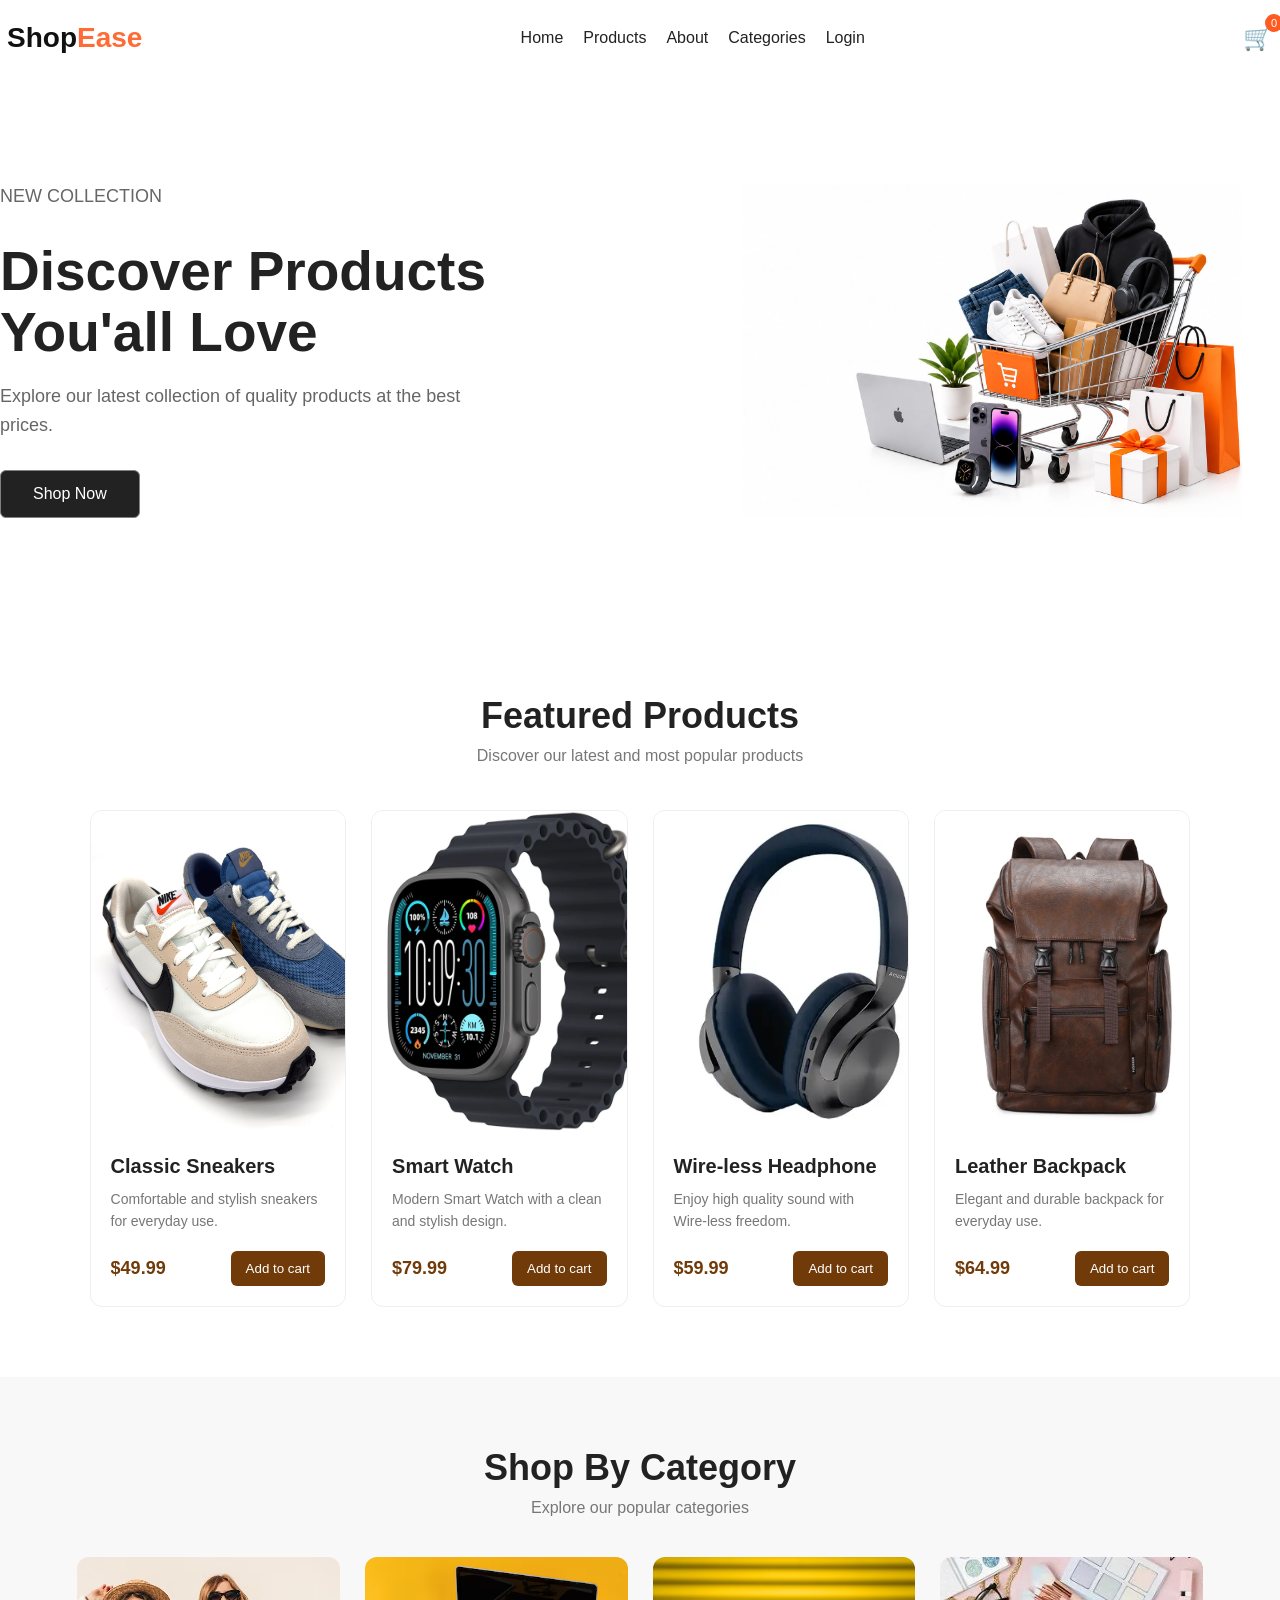
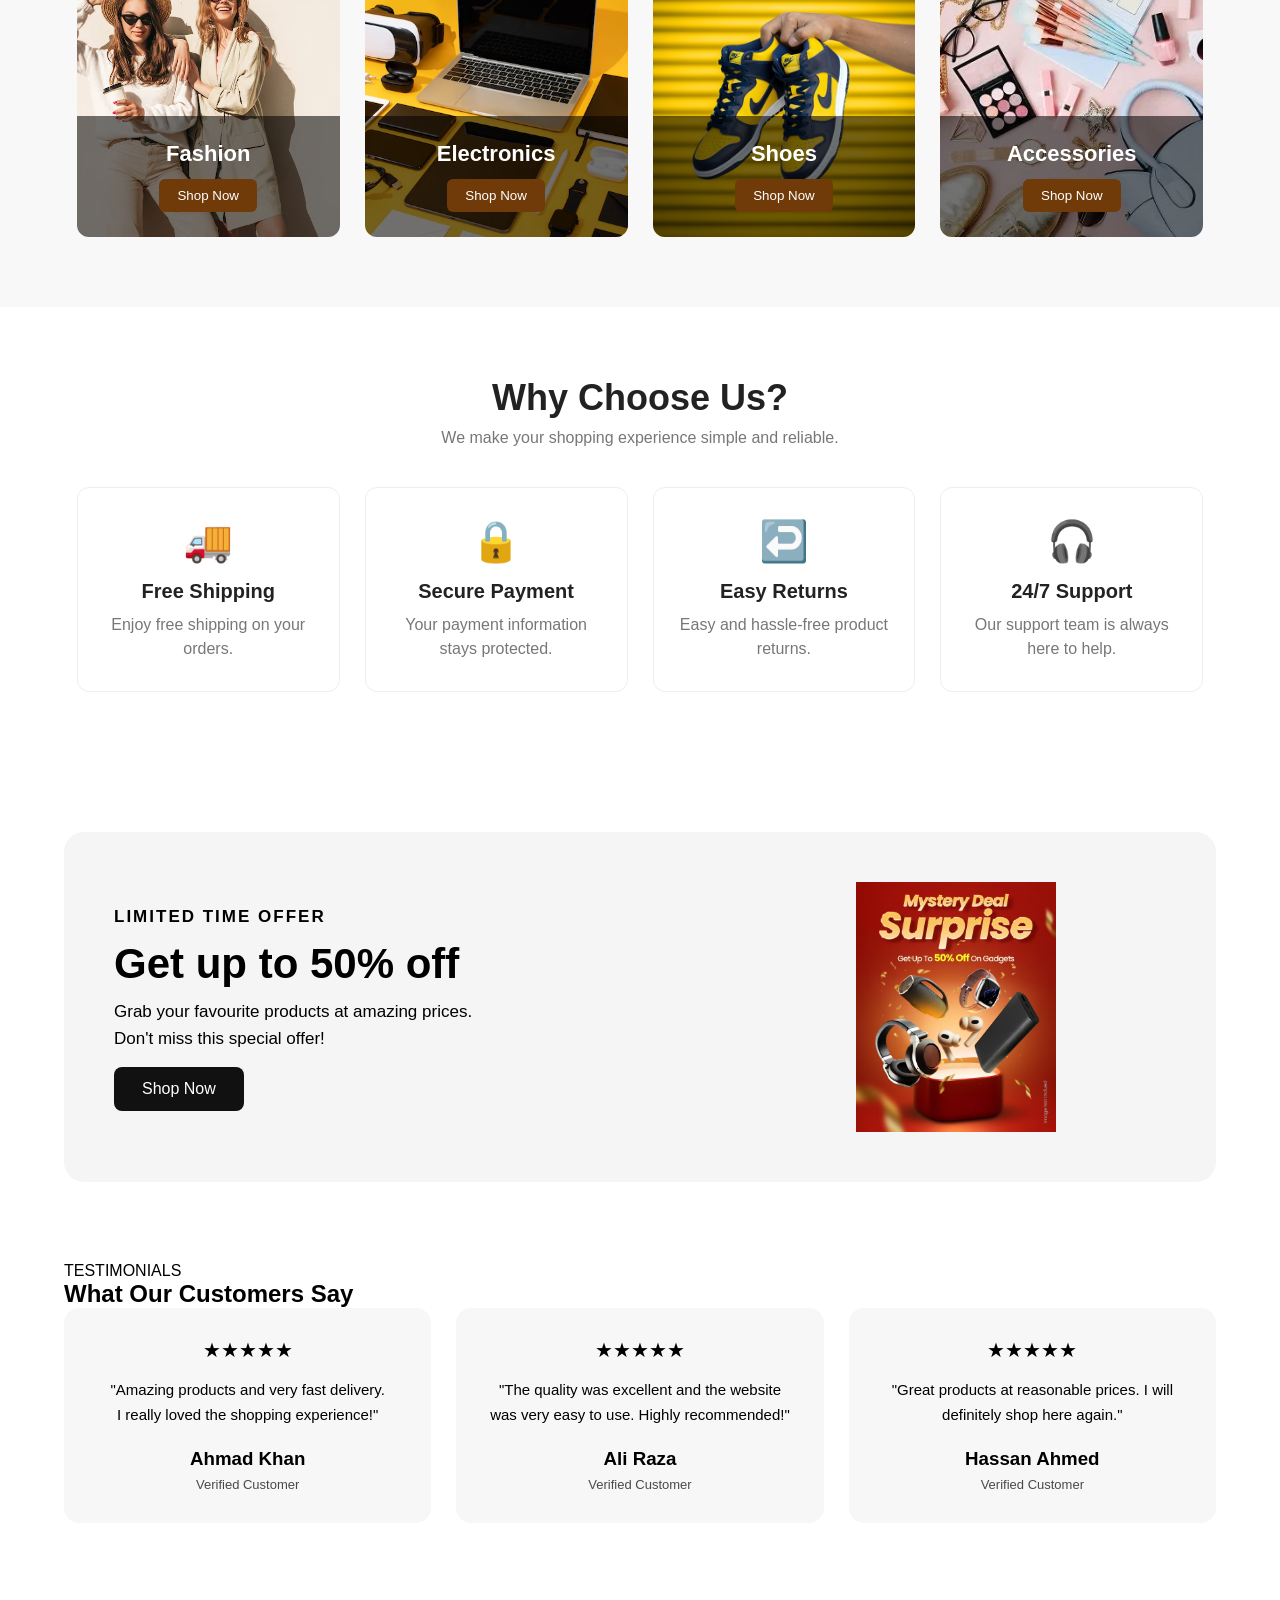
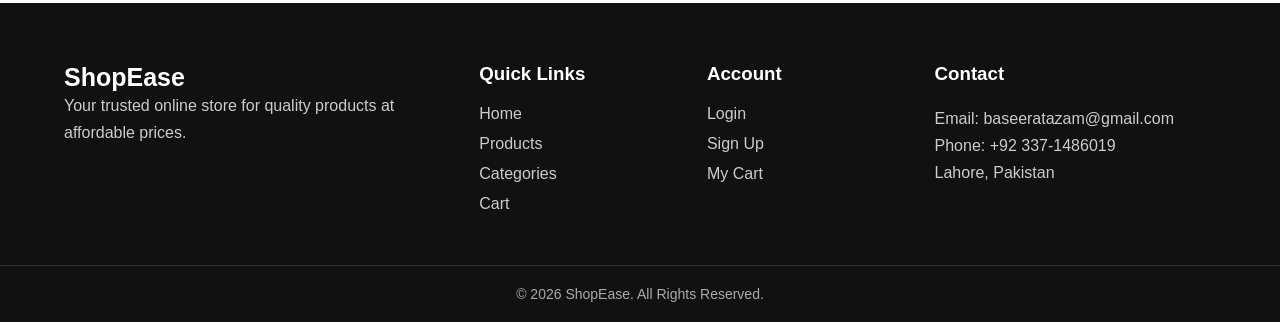
<file: index.html>
<!DOCTYPE html>
<html lang="en">

<head>
    <meta charset="UTF-8">
    <meta name="viewport" content="width=device-width, initial-scale=1.0">
    <link rel="stylesheet" href="style.css">
    <title>E-comerce</title>

</head>

<html>

<body>
    <nav class="navbar">

        <div class="logo">
            Shop<span class="logo-color">Ease</span>
        </div>

        <ul class="nav-links">
            <li><a href="index.html">Home</a></li>
            <li><a href="index.html#products">Products</a></li>
            <li><a href="index.html#about">About</a></li>
            <li><a href="index.html#categories">Categories</a></li>
            <Li><a href="login.html" id="loginLink">Login</a></Li>
        </ul>

        <div class="cart" id="cart-icon">
            🛒
            <span id="cart-count">0</span>
        </div>

    </nav>

    <section class="hero">
        <div class="hero-content">

            <p class="hero-small">NEW COLLECTION</p>
            <h1>Discover Products
                <span>You'all Love</span>
            </h1>
            <p class="hero-text">
                Explore our latest collection of quality products at the best prices.
            </p>
            <button class="shop-btn">Shop Now</button>
        </div>
        <div class="hero-img">
            <img src="./WhatsApp Image 2026-08-18 at 4.18.29 PM.jpeg" alt="Shopping Products" width="420px" height="520px
                ">
        </div>
    </section>

    <section class="products-section" id="products">
        <div class="products-heading">
            <h2>Featured Products</h2>
            <p>Discover our latest and most popular products</p>
        </div>
        <div class="products-container">
            <div class="product-card" id="product-1">
                <div class="product-img">
                    <img src="./CLassic_sneaker_design.jpg" alt="" width="300px" height="320px">
                </div>
                <div class="product-info">
                    <h3>Classic Sneakers</h3>
                    <p>Comfortable and stylish sneakers for everyday use.</p>
                    <div class="product-bottom">
                        <span class="price">$49.99</span>
                        <button id="add-to-cart-1">Add to cart</button>
                    </div>
                </div>
            </div>

            <div class="product-card" id="product-2">
                <div class="product-img">
                    <img src="./hk9-ultra-2-smartwatch-back.webp" alt="" width="300px" height="320px">
                </div>

                <div class="product-info">
                    <h3>Smart Watch</h3>
                    <p>Modern Smart Watch with a clean and stylish design.</p>
                    <div class="product-bottom">
                        <span class="price">$79.99</span>
                        <button id="add-to-cart-2">Add to cart</button>
                    </div>
                </div>
            </div>

            <div class="product-card" id="product-3">
                <div class="product-img">
                    <img src="./amaze-a650-strong-bass-wireless-headphone-with-24-hour-playt-509-2479551-311025125943121.webp"
                        alt="" width="300px" height="320px">
                </div>

                <div class="product-info">
                    <h3>Wire-less Headphone</h3>
                    <p>Enjoy high quality sound with Wire-less freedom.</p>
                    <div class="product-bottom">
                        <span class="price">$59.99</span>
                        <button id="add-to-cart-3">Add to cart</button>
                    </div>
                </div>
            </div>

            <div class="product-card" id="product-4">
                <div class="product-img">
                    <img src="./O1CN01iDi5gM2Fz9tUM7Kpx__3486538950-0-cib.webp" alt="" width="300px" height="320px">
                </div>

                <div class="product-info">
                    <h3>Leather Backpack</h3>
                    <p>Elegant and durable backpack for everyday use.</p>
                    <div class="product-bottom">
                        <span class="price">$64.99</span>
                        <button id="add-to-cart-4">Add to cart</button>
                    </div>
                </div>
            </div>
        </div>
    </section>

    <section class="categories-section" id="categories">

        <div class="categories-heading">
            <h2>Shop By Category</h2>
            <p>Explore our popular categories</p>
        </div>

        <div class="categories-container">

            <div class="category-card" id="category-fashion">
                <img src="./two-young-beautiful-smiling-hipster-female-trendy-white-sweater-coat_158538-16931.avif"
                    alt="Fashion">
                <div class="category-content">
                    <h3>Fashion</h3>
                    <button id="category-fashion-btn">Shop Now</button>
                </div>
            </div>

            <div class="category-card"  id="category-electronics">
                <img src="./modern-stationary-collection-arrangement_23-2149309643.avif" alt="Electronics">
                <div class="category-content">
                    <h3>Electronics</h3>
                    <button id="category-electronics-btn">Shop Now</button>
                </div>
            </div>

            <div class="category-card"  id="category-shoes">
                <img src="./nike-5644799_640.jpg" alt="Shoes">
                <div class="category-content">
                    <h3>Shoes</h3>
                    <button id="category-shoes-btn">Shop Now</button>
                </div>
            </div>

            <div class="category-card"  id="category-accessories">
                <img src="./SAdobeStock_247321133_Small.webp" alt="Accessories">
                <div class="category-content">
                    <h3>Accessories</h3>
                    <button id="category-accessories-btn">Shop Now</button>
                </div>
            </div>

        </div>

    </section>

    <section class="features-section" id="about">

        <div class="features-heading">
            <h2>Why Choose Us?</h2>
            <p>We make your shopping experience simple and reliable.</p>
        </div>

        <div class="features-container">

            <div class="feature-card">
                <div class="feature-icon">🚚</div>
                <h3>Free Shipping</h3>
                <p>Enjoy free shipping on your orders.</p>
            </div>

            <div class="feature-card">
                <div class="feature-icon">🔒</div>
                <h3>Secure Payment</h3>
                <p>Your payment information stays protected.</p>
            </div>

            <div class="feature-card">
                <div class="feature-icon">↩️</div>
                <h3>Easy Returns</h3>
                <p>Easy and hassle-free product returns.</p>
            </div>

            <div class="feature-card">
                <div class="feature-icon">🎧</div>
                <h3>24/7 Support</h3>
                <p>Our support team is always here to help.</p>
            </div>

        </div>

    </section>

    <section class="special-offer">
        <div class="offer-content">
            <p class="offer-small">LIMITED TIME OFFER</p>
            <h2>Get up to 50% off</h2>
            <p>Grab your favourite products at amazing prices. <br> Don't miss this special offer!</p>
            <button>Shop Now</button>
        </div>

        <div class="offer-img">
            <img src="./mystery-deal-surprise-festival-social-media-banner-design-template_47987-33620.avif" alt="">
        </div>
    </section>

    <section class="testimonials">
        <div class="section-titles">
            <p>TESTIMONIALS</p>
            <h2>What Our Customers Say</h2>
        </div>

        <div class="testimonial-container">
            <div class="testimonial-card">
                <div class="stars">★★★★★</div>
                <p>"Amazing products and very fast delivery. <br> I really loved the shopping experience!"</p>
                <h3>Ahmad Khan</h3>
                <span>Verified Customer</span>
            </div>

            <div class="testimonial-card">
                <div class="stars">★★★★★</div>
                <p>"The quality was excellent and the website was very easy to use. Highly recommended!"</p>
                <h3>Ali Raza</h3>
                <span>Verified Customer</span>
            </div>

            <div class="testimonial-card">
                <div class="stars">★★★★★</div>
                <p>"Great products at reasonable prices. I will definitely shop here again."</p>
                <h3>Hassan Ahmed</h3>
                <span>Verified Customer</span>
            </div>
        </div>
        </div>
    </section>

    <footer class="footer">

    <div class="footer-container">

        <div class="footer-box">
            <h2>ShopEase</h2>
            <p>
                Your trusted online store for quality products
                at affordable prices.
            </p>
        </div>

        <div class="footer-box">
            <h3>Quick Links</h3>

            <a href="index.html">Home</a>
            <a href="#products">Products</a>
            <a href="#categories">Categories</a>
            <a href="cart.html">Cart</a>
        </div>

        <div class="footer-box">
            <h3>Account</h3>

            <a href="login.html">Login</a>
            <a href="signup.html">Sign Up</a>
            <a href="cart.html">My Cart</a>
        </div>

        <div class="footer-box">
            <h3>Contact</h3>

            <p>Email: baseeratazam@gmail.com</p>
            <p>Phone: +92 337-1486019</p>
            <p>Lahore, Pakistan</p>
        </div>

    </div>

    <div class="footer-bottom">
        <p>© 2026 ShopEase. All Rights Reserved.</p>
    </div>

</footer>

<script src="./script.js"></script>
</body>

</html>
</file>
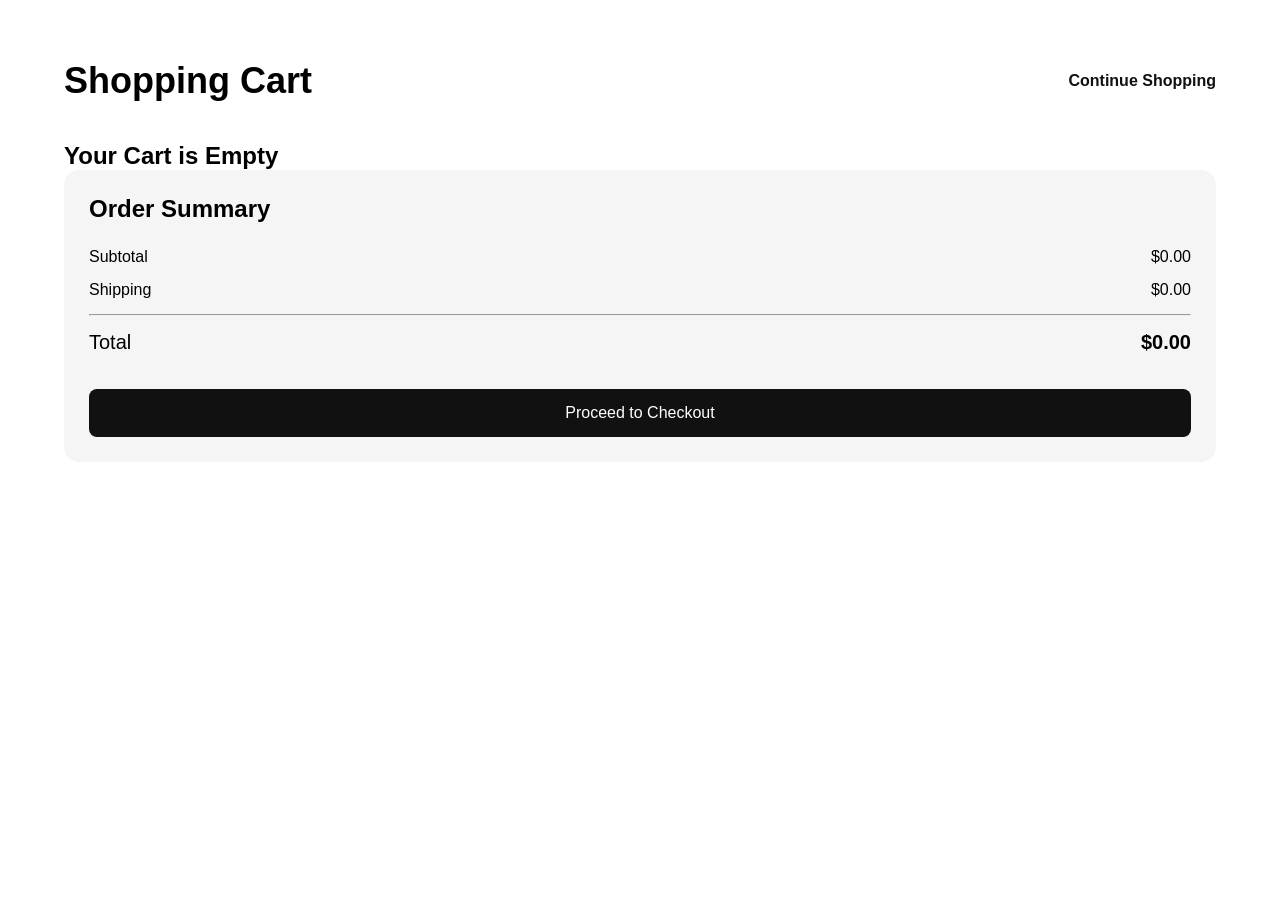
<file: cart.html>
<!DOCTYPE html>
<html lang="en">
<head>
    <meta charset="UTF-8">
    <meta name="viewport" content="width=device-width, initial-scale=1.0">
    <link rel="stylesheet" href="style.css">
    <title>carts</title>
</head>
<body>
    <div class="cart-page" id="cart-page"> 

        <div class="cart-header">
            <h1>Shopping Cart</h1>
            <a href="index.html" id="continue-shopping">Continue Shopping</a>
        </div>

        <div class="cart-container">

            <div class="cart-items" id="cart-items">

                    <div class="cart-item-info">
                        <h3>Product Name</h3>
                        <p>$25.00</p>

                        <div class="quantity">
                            <button>-</button>
                            <span>1</span>
                            <button>+</button>
                        </div>
                    </div>

                    <button class="remove-btn">Remove</button>

                </div>

            </div>


            <div class="cart-summary" id="cart-summary">

                <h2>Order Summary</h2>

                <div class="summary-row">
                    <span>Subtotal</span>
                    <span id="subtotal">$0.00</span>
                </div>

                <div class="summary-row">
                    <span>Shipping</span>
                    <span id="shipping">$5.00</span>
                </div>

                <hr>

                <div class="summary-total">
                    <span>Total</span>
                    <strong id="total">$0.00</strong>
                </div>

                <button class="checkout-btn" id="checkout-btn">
                    Proceed to Checkout
                </button>

            </div>

        </div>

    </div>

    <script src="./script.js"></script>
</body>
</html>
</file>
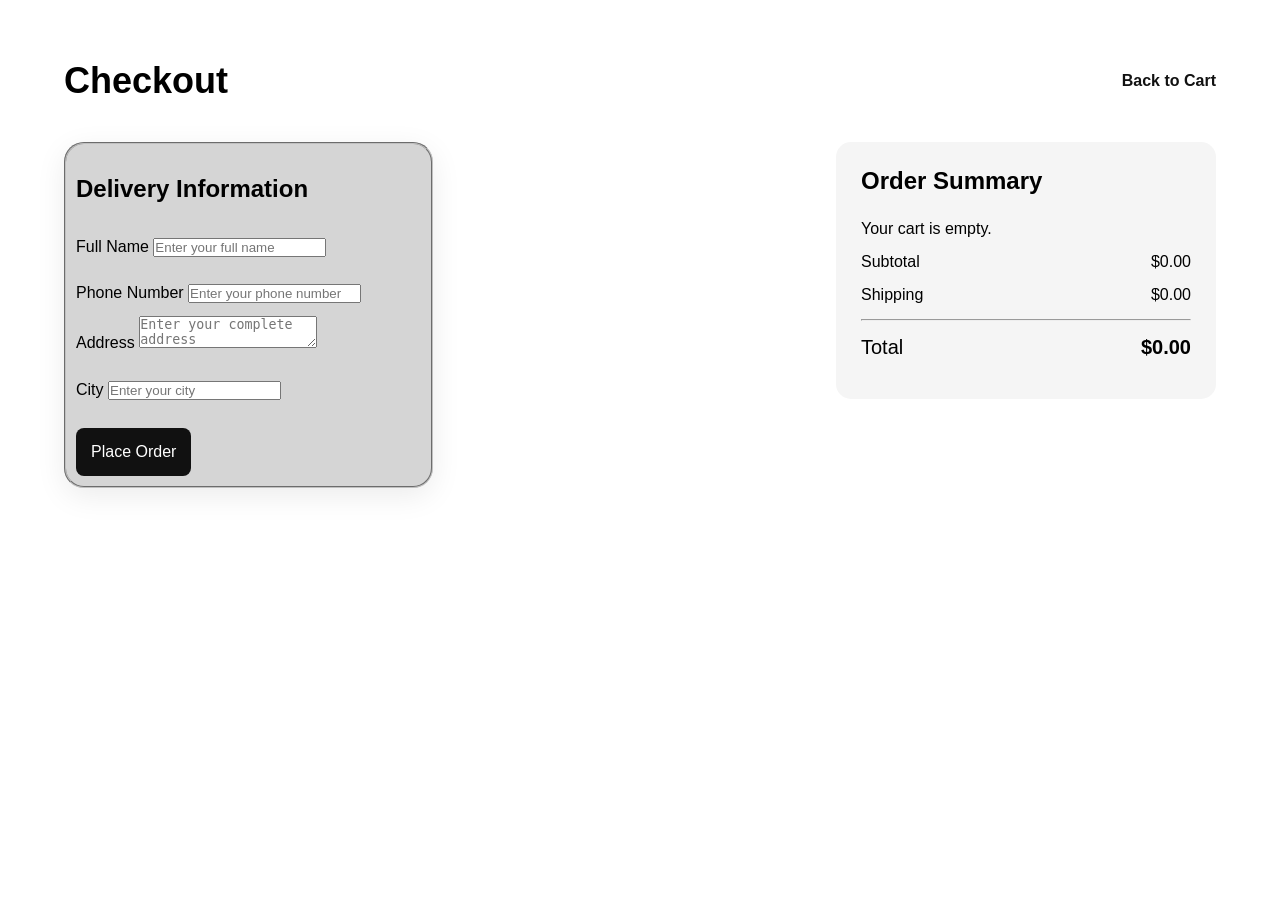
<file: checkout.html>
<!DOCTYPE html>
<html lang="en">

<head>
    <meta charset="UTF-8">
    <meta name="viewport" content="width=device-width, initial-scale=1.0">
    <link rel="stylesheet" href="style.css">
    <title>Checkout</title>
</head>

<body>

    <div class="checkout-page" id="checkout-page">

        <div class="checkout-header" id="checkout-header">
            <h1>Checkout</h1>
            <a href="cart.html" id="back-to-cart">Back to Cart</a>
        </div>

        <div class="checkout-container" id="checkout-container">

            <div class="checkout-form" id="checkout-form-container">

                <fieldset class="field" id="delivery-field">

                    <h2>Delivery Information</h2>

                    <form id="checkoutForm">

                        <div class="form-group" id="full-name-group">
                            <label for="fullName">Full Name</label>
                            <input
                                type="text"
                                id="fullName"
                                placeholder="Enter your full name"
                                required
                            >
                        </div>

                        <div class="form-group" id="phone-group">
                            <label for="phone">Phone Number</label>
                            <input
                                type="tel"
                                id="phone"
                                placeholder="Enter your phone number"
                                required
                            >
                        </div>

                        <div class="form-group" id="address-group">
                            <label for="address">Address</label>
                            <textarea
                                id="address"
                                placeholder="Enter your complete address"
                                required
                            ></textarea>
                        </div>

                        <div class="form-group" id="city-group">
                            <label for="city">City</label>
                            <input
                                type="text"
                                id="city"
                                placeholder="Enter your city"
                                required
                            >
                        </div>

                        <button
                            type="submit"
                            id="place-order-btn"
                            class="place-order-btn"
                        >
                            Place Order
                        </button>

                    </form>

                </fieldset>

            </div>

            <div class="checkout-summary" id="checkout-summary">

                <h2>Order Summary</h2>

                <div id="checkout-items">
                </div>

                <div class="summary-row" id="checkout-subtotal-row">
                    <span>Subtotal</span>
                    <span id="checkout-subtotal">$0.00</span>
                </div>

                <div class="summary-row" id="checkout-shipping-row">
                    <span>Shipping</span>
                    <span id="checkout-shipping">$5.00</span>
                </div>

                <hr>

                <div class="summary-total" id="checkout-total-row">
                    <span>Total</span>
                    <strong id="checkout-total">$0.00</strong>
                </div>

            </div>

        </div>

    </div>

    <script src="./script.js"></script>

</body>

</html>
</file>
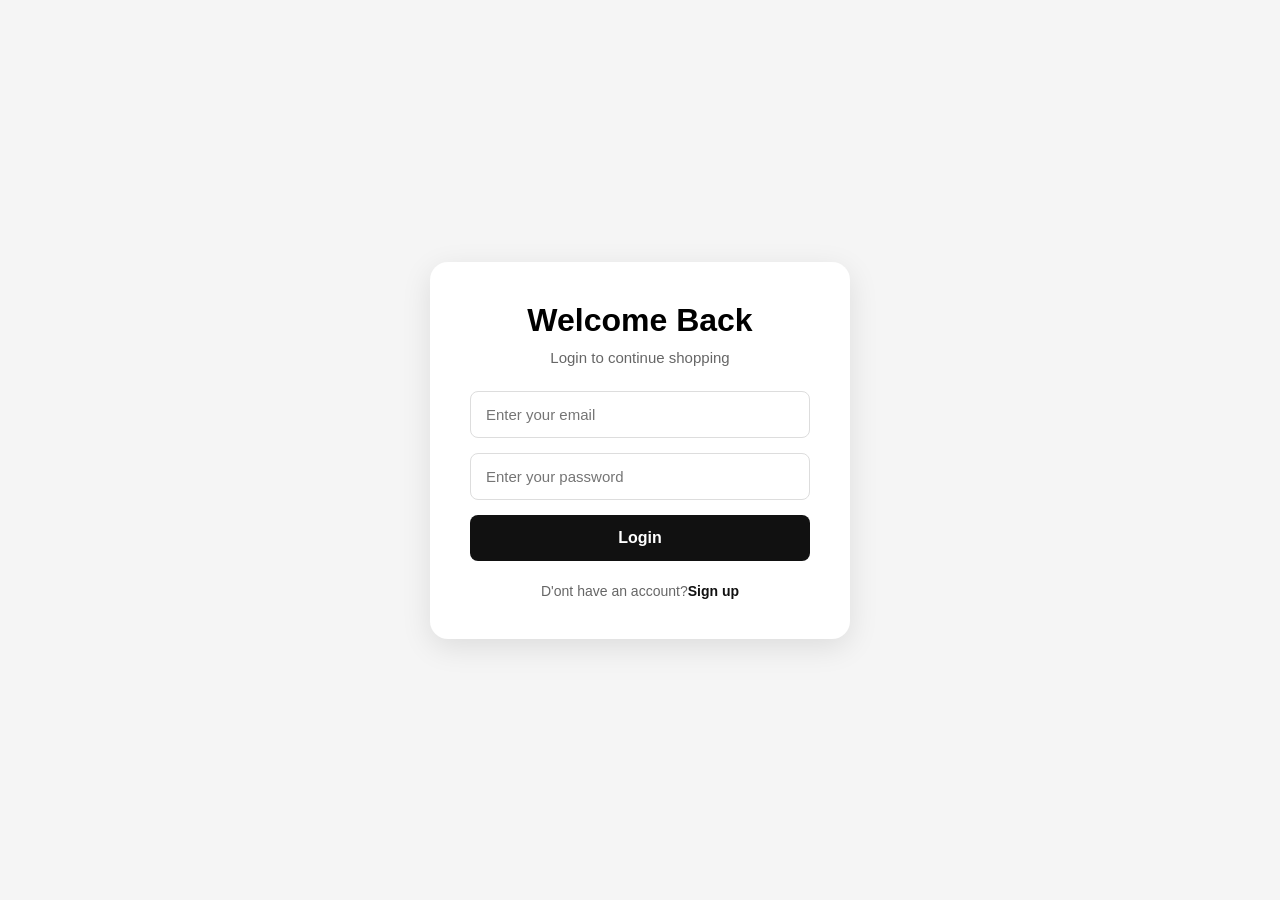
<file: login.html>
<!DOCTYPE html>
<html lang="en">
<head>
    <meta charset="UTF-8">
    <meta name="viewport" content="width=device-width, initial-scale=1.0">
    <link rel="stylesheet" href="style.css">
    <title>login</title>
</head>
<body>
    <div class="auth-container">
        <div class="auth-box">
            <h1>Welcome Back</h1>
            <p>Login to continue shopping</p>
            <form id="loginForm">
                <input type="email" name="" id="loginEmail" placeholder="Enter your email" required>
                <input type="password" name="" id="loginpassword" placeholder="Enter your password" required>
                <button type="submit">Login</button>
            </form>
            <p class="auth-link">D'ont have an account?<a href="signup.html">Sign up</a></p>
        </div>
    </div>

    <script src="./script.js"></script>
</body>
</html>
</file>
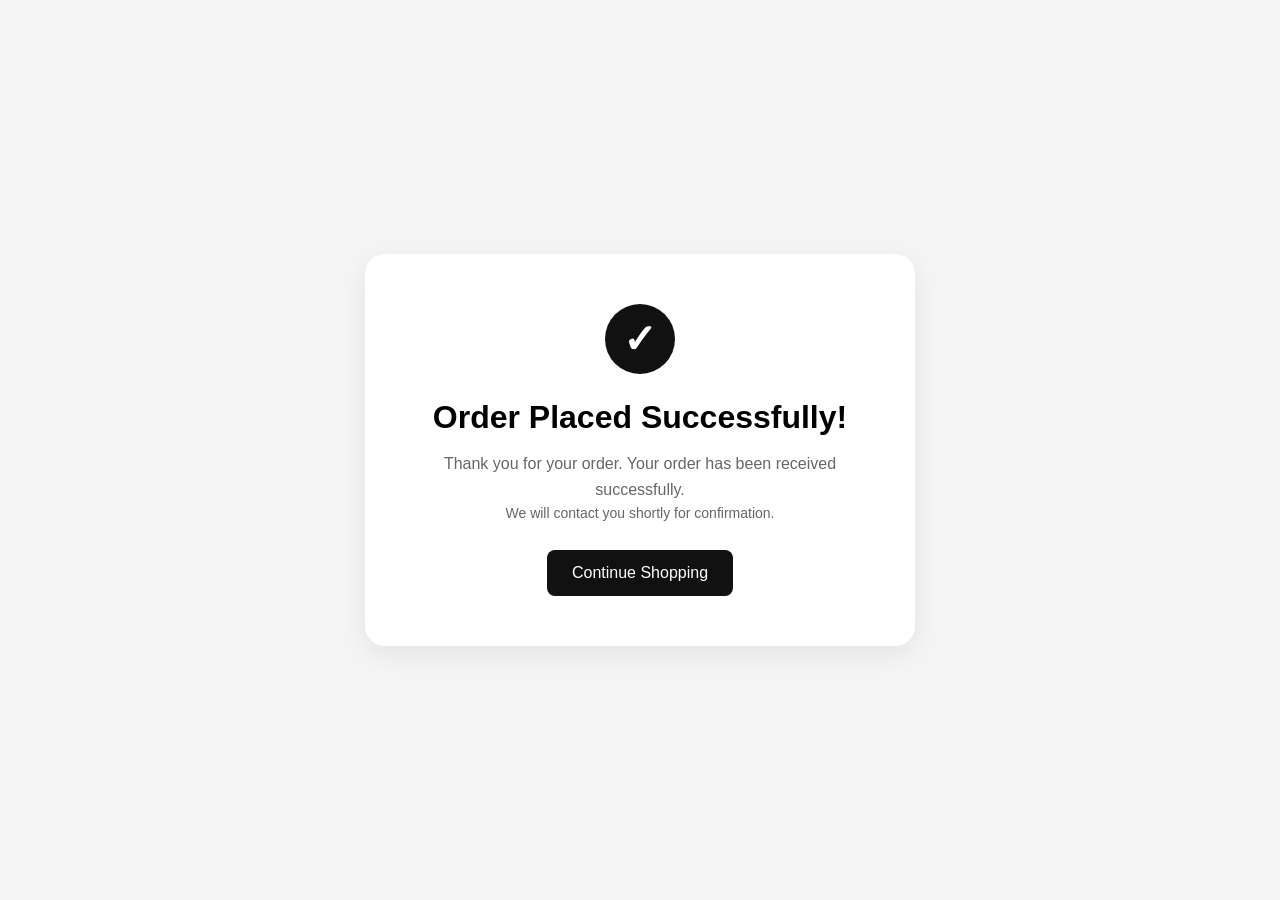
<file: ordersuccess.html>
<!DOCTYPE html>
<html lang="en">
<head>
    <meta charset="UTF-8">
    <meta name="viewport" content="width=device-width, initial-scale=1.0">
    <link rel="stylesheet" href="style.css">
    <title>order</title>
<body>
    <div class="success-page">

        <div class="success-box">

            <div class="success-icon">✓</div>

            <h1>Order Placed Successfully!</h1>

            <p>
                Thank you for your order.
                Your order has been received successfully.
            </p>

            <p class="order-message">
                We will contact you shortly for confirmation.
            </p>

            <a href="index.html" class="home-btn">
                Continue Shopping
            </a>

        </div>

    </div>


</body>
</html>
</file>
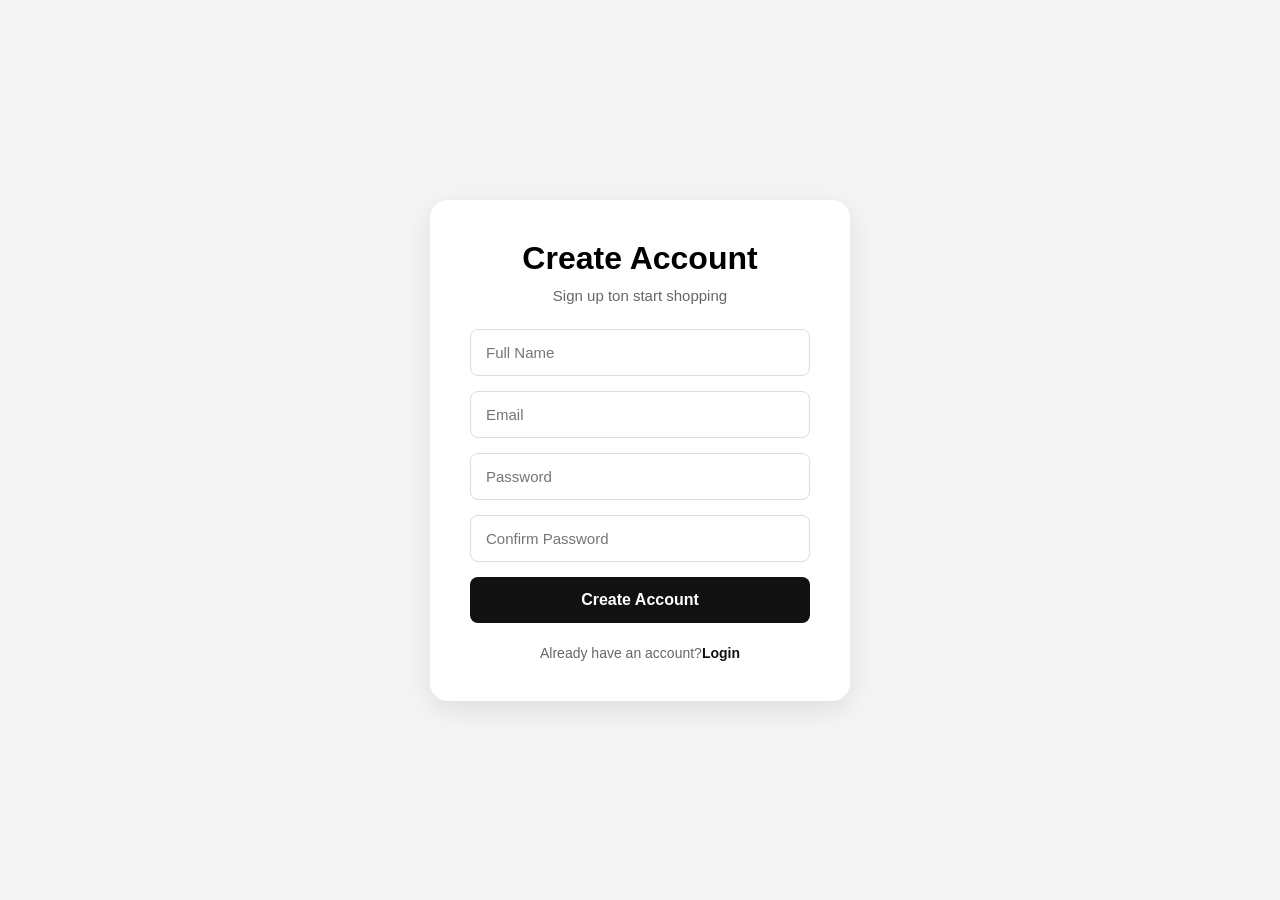
<file: signup.html>
<!DOCTYPE html>
<html lang="en">
<head>
    <meta charset="UTF-8">
    <meta name="viewport" content="width=device-width, initial-scale=1.0">
    <link rel="stylesheet" href="style.css">
    <title>signup</title>
</head>
<body>
    <div class="auth-container">

        <div class="auth-box">

            <h1>Create Account</h1>

            <p>Sign up ton start shopping</p>

            <form id="signupForm">
                
                <input type="text" name="" id="signupName" placeholder="Full Name" required>
                <input type="email" name="" id="signupEmail" placeholder="Email" required>
                <input type="password" name="" id="signupPassword" placeholder="Password" required>
                <input type="password" name="" id="confirmPassword" placeholder="Confirm Password" required>
                <button type="submit">Create Account</button>
            </form>
            <p class="auth-link">Already have an account?<a href="login.html">Login</a></p>
        </div>
    </div>
    <script src="./script.js"></script>
</body>
</html>
</file>
<file: style.css>
* {
    margin: 0;
    padding: 0;
    box-sizing: border-box;
}

body {
    font-family: Arial, Helvetica, sans-serif;
}

.navbar {
    display: flex;
    align-items: center;
    justify-content: space-between;

    width: 100%;
    height: 75px;

    padding: 0 7px;

    background-color: #ffffff;

    box-shadow: 0 2px 10px rgb(0, 0, 0, 0.08);
}

.logo {
    font-size: 28px;
    font-weight: bold;
    color: #111;
}

.logo-color {
    color: #ff6b35;
}

.nav-links{
    display: flex;

    gap: 20px;

    list-style: none;
}

.nav-links a {
    text-decoration: none;

    color: #222;

    font-size: 16px;

    transition: 0.3s;
}

.nav-links a:hover {
    border-bottom: solid 2px #ff6b35;

    color: #ff6b35;
}

.cart {
    position: relative;

    font-size: 24px;

    cursor: pointer;
}

.cart span {
    position: absolute;
    top: -10px;
    right: -10px;

    width: 18px;
    height: 18px;

    display: flex;
    align-items: center;
    justify-content: center;

    background-color: #ff5a1f;
    color: white;

    border-radius: 50%;
    font-size: 11px;
}

.hero {
    width: 100%;
    min-height: 550px;

    background-color: #fff;

    display: flex;
    align-items: center;
    justify-content: space-between;
}

.hero-content {
    width: 50%;
}

.hero-content h1 {
    font-size: 55px;
    color: #222;

    line-height: 1.1;

    margin-bottom: 20px;
}

.hero-content p {
    font-size: 18px;
    color: #666;

    line-height: 1.6;

    max-width: 500px;

    margin-bottom: 30px;
}

.shop-btn {
    display: inline-block;

    padding: 14px 32px;

    background-color: #222;
    color: white;

    text-decoration: none;

    border: solid 1px grey;
    border-radius: 6px;

    font-size: 16px;

    transition: 0.3s;

    cursor: pointer;

}

.shop-btn:hover {
    background-color: #444;
}

.hero-img {
    width: 45%;

    display: flex;
    justify-content: center;
    align-items: center;
}

.hero-img img {
    width: 100%;
    max-width: 500px;
    height: auto;
    object-fit: contain;
}

.products-section {
    padding: 70px 7%;
    background-color: #ffffff;
}

.products-heading {
    text-align: center;
    margin-bottom: 45px;
}

.products-heading h2 {
    font-size: 36px;
    margin-bottom: 10px;
    color: #222;
}

.products-heading p {
    font-size: 16px;
    color: #777;
}

.products-container {
    display: grid;
    grid-template-columns: repeat(4, 1fr);
    gap: 25px;
}

.product-card {
    background-color: #fff;
    border: 1px solid #eee;
    border-radius: 12px;
    overflow: hidden;
    transition: 0.3s ease;
}

.product-card:hover {
    transform: translateY(-8px);
    box-shadow: 0 10px 25px rgba(0, 0, 0, 0.10);
}

.product-image {
    width: 100%;
    height: 240px;
    overflow: hidden;
    background-color: #f5f5f5;
}

.product-image img {
    width: 100%;
    height: 100%;
    object-fit: cover;
    display: block;
    transition: 0.3s ease;
}

.product-card:hover .product-image img {
    transform: scale(1.05);
}

.product-info {
    padding: 20px;
}

.product-info h3 {
    font-size: 20px;
    margin-bottom: 10px;
    color: #222;
}

.product-info p {
    font-size: 14px;
    line-height: 1.6;
    color: #777;
    margin-bottom: 18px;
}

.product-bottom {
    display: flex;
    align-items: center;
    justify-content: space-between;
    gap: 10px;
}

.price {
    font-size: 18px;
    font-weight: bold;
    color: #703B09;
}

.product-bottom button {
    border: none;
    background-color: #703B09;
    color: white;
    padding: 10px 15px;
    border-radius: 6px;
    cursor: pointer;
    transition: 0.3s ease;
}

.product-bottom button:hover {
    background-color: #4f2805;
}

.categories-section {
    width: 100%;
    box-sizing: border-box;
    padding: 70px 6%;
    background-color: #f8f8f8;
}

.categories-heading {
    text-align: center;
    margin-bottom: 40px;
}

.categories-heading h2 {
    font-size: 36px;
    margin-bottom: 10px;
    color: #222;
}

.categories-heading p {
    color: #777;
}

.categories-container {
    width: 100%;
    display: grid;
    grid-template-columns: repeat(4, minmax(0, 1fr));
    gap: 25px;
}

.category-card {
    height: 280px;
    position: relative;
    overflow: hidden;
    border-radius: 12px;
    background-color: #ddd;
}

.category-card img {
    width: 100%;
    height: 100%;
    object-fit: cover;
    display: block;
    transition: 0.4s ease;
}

.category-card:hover img {
    transform: scale(1.08);
}

.category-content {
    position: absolute;
    bottom: 0;
    left: 0;
    width: 100%;
    box-sizing: border-box;
    padding: 25px 20px;
    text-align: center;
    background: rgba(0, 0, 0, 0.55);
}

.category-content h3 {
    color: white;
    font-size: 22px;
    margin: 0 0 12px;
}

.category-content button {
    border: none;
    padding: 9px 18px;
    border-radius: 6px;
    background-color: #703B09;
    color: white;
    cursor: pointer;
}

.features-section {
    width: 100%;
    box-sizing: border-box;
    padding: 70px 6%;
    background-color: #ffffff;
}

.features-heading {
    text-align: center;
    margin-bottom: 40px;
}

.features-heading h2 {
    font-size: 36px;
    color: #222;
    margin-bottom: 10px;
}

.features-heading p {
    color: #777;
    font-size: 16px;
}

.features-container {
    width: 100%;
    display: grid;
    grid-template-columns: repeat(4, minmax(0, 1fr));
    gap: 25px;
}

.feature-card {
    text-align: center;
    padding: 30px 20px;
    border: 1px solid #eee;
    border-radius: 12px;
    background-color: #fff;
    transition: 0.3s ease;
}

.feature-card:hover {
    transform: translateY(-6px);
    box-shadow: 0 8px 20px rgba(0, 0, 0, 0.08);
}

.feature-icon {
    font-size: 40px;
    margin-bottom: 15px;
}

.feature-card h3 {
    font-size: 20px;
    color: #222;
    margin-bottom: 10px;
}

.feature-card p {
    color: #777;
    line-height: 1.5;
    margin: 0;
}

.special-offer {
    width: 90%;
    max-width: 1200px;
    min-height: 280px;

    margin: 70px auto;
    padding: 50px;

    display: flex;
    align-items: center;
    justify-content: space-between;

    background-color: #f5f5f5;

    border-radius: 20px;

    overflow: hidden;
}

.offer-content {
    max-width: 550px;
}

.offer-small {
    font-size: 14px;
    font-weight: bold;

    letter-spacing: 2px;

    margin-bottom: 10px;
}

.offer-content h2 {
    font-size: 42px;

    margin: 10px 0px;
}

.offer-content p {
    font-size: 17px;
    line-height: 1.6;
}

.offer-content button {
    margin-top: 15px;
    padding: 13px 28px;

    border: none;
    border-radius: 8px;

    background-color: #111;
    color: white;

    font-size: 16px;

    cursor: pointer;
}

.offer-content button:hover {
    opacity: 0.8;
}

.offer-img {
    width: 40%;

    display: flex;
    justify-content: center;
}

.offer-img img {
    width: 100%;
    max-width: 350px;
    height: 250px;
    object-fit: contain;
}

.testimonials {
    width: 90%;
    max-width: 1200px;
    margin: 80px auto;
}

.section-title {
    text-align: center;
    margin-bottom: 45px;
}

.section-title p {
    font-size: 14px;
    font-weight: bold;
    letter-spacing: 2px;
}

.section-title h2 {
    font-size: 36px;
    margin-top: 10px;
}

.testimonial-container {
    display: grid;
    grid-template-columns: repeat(3, 1fr);
    gap: 25px;
}

.testimonial-card {
    padding: 30px;
    text-align: center;
    background: #f7f7f7;
    border-radius: 15px;
}

.stars {
    font-size: 20px;
    margin-bottom: 15px;
}

.testimonial-card p {
    line-height: 1.7;
    font-size: 15px;
}

.testimonial-card h3 {
    margin-top: 20px;
    margin-bottom: 5px;
}

.testimonial-card span {
    font-size: 13px;
    opacity: 0.7;
}

.auth-container {
    min-height: 100vh;
    width: 100%;
    display: flex;
    justify-content: center;
    align-items: center;
    background: #f5f5f5;
    padding: 30px 20px;
    box-sizing: border-box;
}

.auth-box {
    width: 100%;
    max-width: 420px;
    background: #ffffff;
    padding: 40px;
    border-radius: 18px;
    box-sizing: border-box;
    box-shadow: 0 8px 30px rgba(0, 0, 0, 0.10);
    text-align: center;
}

.auth-box h1 {
    margin: 0 0 10px;
    font-size: 32px;
}

.auth-box>p {
    margin: 0 0 25px;
    color: #666;
    font-size: 15px;
}

.auth-box form {
    display: flex;
    flex-direction: column;
    gap: 15px;
}

.auth-box input {
    width: 100%;
    padding: 14px 15px;
    box-sizing: border-box;
    border: 1px solid #ddd;
    border-radius: 8px;
    outline: none;
    font-size: 15px;
}

.auth-box input:focus {
    border-color: #111;
}

.auth-box button {
    width: 100%;
    padding: 14px;
    border: none;
    border-radius: 8px;
    background: #111;
    color: white;
    font-size: 16px;
    font-weight: 600;
    cursor: pointer;
    transition: 0.3s;
}

.auth-box button:hover {
    opacity: 0.85;
}

.auth-link {
    margin-top: 22px !important;
    margin-bottom: 0 !important;
    font-size: 14px !important;
    color: #666;
}

.auth-link a {
    color: #111;
    font-weight: 600;
    text-decoration: none;
}

.auth-link a:hover {
    text-decoration: underline;
}

.cart-page {
    width: 90%;
    max-width: 1200px;
    margin: 60px auto;
}

.cart-header {
    display: flex;
    justify-content: space-between;
    align-items: center;
    margin-bottom: 40px;
}

.cart-header h1 {
    font-size: 36px;
}

.cart-header a {
    text-decoration: none;
    color: #111;
    font-weight: 600;
}

.cart-container {
    display: grid;
    grid-template-columns: 1fr 350px;
    gap: 30px;
    align-items: start;
}

.cart-items {
    display: flex;
    flex-direction: column;
    gap: 20px;
}

.cart-item {
    display: flex;
    align-items: center;
    gap: 20px;
    padding: 20px;
    border: 1px solid #eee;
    border-radius: 15px;
}

.cart-item img {
    width: 120px;
    height: 120px;
    object-fit: contain;
    border-radius: 10px;
}

.cart-item-info {
    flex: 1;
}

.cart-item-info h3 {
    margin: 0 0 10px;
}

.cart-item-info p {
    margin-bottom: 15px;
    font-weight: bold;
}

.quantity {
    display: flex;
    align-items: center;
    gap: 12px;
}

.quantity button {
    width: 30px;
    height: 30px;
    border: 1px solid #ddd;
    background: white;
    cursor: pointer;
    border-radius: 5px;
}

.quantity span {
    font-weight: bold;
}

.remove-btn {
    border: none;
    background: none;
    cursor: pointer;
    text-decoration: underline;
}

.cart-summary {
    padding: 25px;
    border-radius: 15px;
    background: #f5f5f5;
}

.cart-summary h2 {
    margin-top: 0;
    margin-bottom: 25px;
}

.summary-row,
.summary-total {
    display: flex;
    justify-content: space-between;
    margin: 15px 0;
}

.summary-total {
    font-size: 20px;
}

.checkout-btn {
    width: 100%;
    padding: 15px;
    margin-top: 20px;
    border: none;
    border-radius: 8px;
    background: #111;
    color: white;
    font-size: 16px;
    cursor: pointer;
}

.checkout-page {
    width: 90%;
    max-width: 1200px;
    margin: 60px auto;
}

.checkout-header {
    display: flex;
    justify-content: space-between;
    align-items: center;
    margin-bottom: 40px;
}

.field {
    width: 50%;
    padding: 10px;
    line-height: 2.9;

    background: rgba(128, 128, 128, 0.333);
    border-radius: 20px;
    box-shadow: 0 8px 30px rgba(0, 0, 0, 0.08);
}

.checkout-header h1 {
    font-size: 36px;
}

.checkout-header a {
    color: #111;
    text-decoration: none;
    font-weight: 600;
}

.checkout-container {
    display: grid;
    grid-template-columns: 1fr 380px;
    gap: 35px;
    align-items: start;
}

.customer-info {
    padding: 30px;
    border: 1px solid #eee;
    border-radius: 15px;
}

.customer-info h2 {
    margin-top: 0;
    margin-bottom: 25px;
}

.customer-info form {
    display: flex;
    flex-direction: column;
    gap: 10px;

    border: solid 1px black;

}

.customer-info label {
    font-size: 14px;
    font-weight: 600;
    margin-top: 8px;
}

.customer-info input,
.customer-info textarea {
    width: 100%;
    padding: 14px;
    box-sizing: border-box;
    border: 1px solid #ddd;
    border-radius: 8px;
    outline: none;
    font-size: 15px;
}

.customer-info textarea {
    height: 120px;
    resize: vertical;
}

.customer-info input:focus,
.customer-info textarea:focus {
    border-color: #111;
}

.place-order-btn {
    margin-top: 15px;
    padding: 15px;
    border: none;
    border-radius: 8px;
    background: #111;
    color: white;
    font-size: 16px;
    cursor: pointer;
}

.checkout-summary {
    padding: 25px;
    background: #f5f5f5;
    border-radius: 15px;
}

.checkout-summary h2 {
    margin-top: 0;
    margin-bottom: 25px;
}

.checkout-product {
    display: flex;
    align-items: center;
    gap: 15px;
}

.checkout-product img {
    width: 90px;
    height: 90px;
    object-fit: contain;
    border-radius: 10px;
    background: white;
}

.checkout-product h3 {
    margin: 0 0 8px;
}

.checkout-product p {
    margin: 5px 0;
    font-size: 14px;
}

.checkout-summary .summary-row,
.checkout-summary .summary-total {
    display: flex;
    justify-content: space-between;
    margin: 15px 0;
}

.checkout-summary .summary-total {
    font-size: 20px;
}

.success-page {
    min-height: 100vh;
    display: flex;
    justify-content: center;
    align-items: center;
    padding: 20px;
    box-sizing: border-box;
    background: #f5f5f5;
}

.success-box {
    width: 100%;
    max-width: 550px;
    padding: 50px 35px;
    box-sizing: border-box;
    text-align: center;
    background: white;
    border-radius: 20px;
    box-shadow: 0 8px 30px rgba(0, 0, 0, 0.08);
}

.success-icon {
    width: 70px;
    height: 70px;
    margin: 0 auto 25px;

    display: flex;
    justify-content: center;
    align-items: center;

    border-radius: 50%;
    background: #111;
    color: white;

    font-size: 40px;
    font-weight: bold;
}

.success-box h1 {
    font-size: 32px;
    margin-bottom: 15px;
}

.success-box p {
    line-height: 1.6;
    color: #666;
}

.order-message {
    font-size: 14px;
}

.home-btn {
    display: inline-block;
    margin-top: 25px;
    padding: 14px 25px;

    background: #111;
    color: white;

    text-decoration: none;
    border-radius: 8px;
}

.footer {
    margin-top: 80px;
    background: #111;
    color: white;
}

.footer-container {
    width: 90%;
    max-width: 1200px;
    margin: auto;
    padding: 60px 0 40px;

    display: grid;
    grid-template-columns: 2fr 1fr 1fr 1.5fr;
    gap: 40px;
}

.footer-box h2 {
    margin-top: 0;
    font-size: 25px;
}

.footer-box h3 {
    margin-top: 0;
    margin-bottom: 20px;
}

.footer-box p {
    line-height: 1.7;
    color: #ccc;
}

.footer-box a {
    display: block;
    margin-bottom: 12px;
    color: #ccc;
    text-decoration: none;
}

.footer-box a:hover {
    color: white;
}

.footer-bottom {
    border-top: 1px solid #333;
    text-align: center;
    padding: 20px;
}

.footer-bottom p {
    margin: 0;
    color: #aaa;
    font-size: 14px;
}


@media (max-width: 1200px) {

    .products-container {
        grid-template-columns: repeat(3, 1fr);
    }

    .categories-container {
        grid-template-columns: repeat(3, 1fr);
    }

    .features-container {
        grid-template-columns: repeat(3, 1fr);
    }

    .footer-container {
        grid-template-columns: 2fr 1fr 1fr;
    }

    .hero-content h1 {
        font-size: 48px;
    }

    .cart-container {
        grid-template-columns: 1fr 320px;
    }

    .checkout-container {
        grid-template-columns: 1fr 320px;
    }
}

@media (max-width: 992px) {

    .navbar {
        height: auto;
        min-height: 75px;
        padding: 15px 25px;

        flex-wrap: wrap;
        gap: 15px;
    }

    .logo {
        font-size: 26px;
    }

    .nav-links {
        gap: 20px;
        order: 3;
        width: 100%;

        justify-content: center;
        flex-wrap: wrap;
    }

    .cart {
        margin-left: auto;
    }

    .hero {
        min-height: auto;

        padding: 70px 6%;

        flex-direction: column;
        text-align: center;
        gap: 50px;
    }

    .hero-content {
        width: 100%;
    }

    .hero-content h1 {
        font-size: 48px;
    }

    .hero-content p {
        margin-left: auto;
        margin-right: auto;
    }

    .hero-img {
        width: 80%;
    }

    .products-section {
        padding: 60px 5%;
    }

    .products-container {
        grid-template-columns: repeat(2, 1fr);
        gap: 20px;
    }

    .categories-section {
        padding: 60px 5%;
    }

    .categories-container {
        grid-template-columns: repeat(2, 1fr);
        gap: 20px;
    }

    .features-section {
        padding: 60px 5%;
    }

    .features-container {
        grid-template-columns: repeat(2, 1fr);
        gap: 20px;
    }

    .special-offer {
        width: 90%;
        padding: 40px;

        flex-direction: column;
        text-align: center;

        gap: 30px;
    }

    .offer-content {
        max-width: 100%;
    }

    .offer-content h2 {
        font-size: 36px;
    }

    .offer-img {
        width: 70%;
    }

    .testimonial-container {
        grid-template-columns: repeat(2, 1fr);
    }

    .cart-page {
        width: 90%;
    }

    .cart-container {
        grid-template-columns: 1fr;
    }

    .cart-summary {
        width: 100%;
    }

    .checkout-page {
        width: 90%;
    }

    .checkout-container {
        grid-template-columns: 1fr;
    }

    .field {
        width: 100%;
    }

    .footer-container {
        grid-template-columns: 1fr 1fr;
        gap: 35px;
    }
}

@media (max-width: 768px) {

    .navbar {
        padding: 15px 18px;
        justify-content: space-between;
    }

    .logo {
        font-size: 24px;
    }

    .nav-links {
        width: 100%;

        display: flex;

        gap: 15px;

        justify-content: center;
        align-items: center;

        padding: 5px 0;
    }

    .nav-links a {
        font-size: 14px;
    }

    .cart {
        font-size: 22px;
    }

    .hero {
        padding: 55px 20px;

        gap: 35px;
    }

    .hero-content h1 {
        font-size: 38px;
    }

    .hero-content p {
        font-size: 16px;
        line-height: 1.5;
    }

    .shop-btn {
        padding: 13px 26px;
    }

    .hero-img {
        width: 100%;
    }

    .hero-img img {
        max-width: 420px;
    }

    .products-heading h2,
    .categories-heading h2,
    .features-heading h2,
    .section-title h2 {
        font-size: 30px;
    }

    .products-heading p,
    .categories-heading p,
    .features-heading p {
        font-size: 14px;
    }

    .products-section {
        padding: 55px 20px;
    }

    .products-container {
        grid-template-columns: 1fr;
        gap: 20px;
    }

    .product-image {
        height: 260px;
    }

    .product-info {
        padding: 18px;
    }

    .categories-section {
        padding: 55px 20px;
    }

    .categories-container {
        grid-template-columns: 1fr;
        gap: 20px;
    }

    .category-card {
        height: 300px;
    }

    .features-section {
        padding: 55px 20px;
    }

    .features-container {
        grid-template-columns: 1fr;
        gap: 20px;
    }

    .feature-card {
        padding: 28px 20px;
    }

    .special-offer {
        width: calc(100% - 40px);

        margin: 55px auto;

        padding: 35px 20px;

        border-radius: 15px;
    }

    .offer-content h2 {
        font-size: 32px;
    }

    .offer-content p {
        font-size: 15px;
    }

    .offer-img {
        width: 100%;
    }

    .offer-img img {
        height: 220px;
    }

    .testimonials {
        width: calc(100% - 40px);
        margin: 60px auto;
    }

    .testimonial-container {
        grid-template-columns: 1fr;
        gap: 20px;
    }

    .testimonial-card {
        padding: 25px 20px;
    }

    .auth-container {
        padding: 25px 15px;
    }

    .auth-box {
        padding: 30px 22px;
        border-radius: 15px;
    }

    .auth-box h1 {
        font-size: 28px;
    }

    .cart-page {
        width: calc(100% - 30px);
        margin: 40px auto;
    }

    .cart-header {
        flex-direction: column;
        align-items: flex-start;
        gap: 15px;

        margin-bottom: 30px;
    }

    .cart-header h1 {
        font-size: 30px;
    }

    .cart-item {
        padding: 15px;
        gap: 15px;
        align-items: flex-start;
    }

    .cart-item img {
        width: 90px;
        height: 90px;
    }

    .cart-item-info h3 {
        font-size: 17px;
    }

    .quantity {
        gap: 8px;
    }

    .checkout-page {
        width: calc(100% - 30px);
        margin: 40px auto;
    }

    .checkout-header {
        flex-direction: column;
        align-items: flex-start;
        gap: 15px;

        margin-bottom: 30px;
    }

    .checkout-header h1 {
        font-size: 30px;
    }

    .customer-info {
        padding: 22px 18px;
    }

    .checkout-summary {
        padding: 20px;
    }

    .success-page {
        padding: 15px;
    }

    .success-box {
        padding: 40px 22px;
        border-radius: 15px;
    }

    .success-box h1 {
        font-size: 28px;
    }

    .footer {
        margin-top: 60px;
    }

    .footer-container {
        width: 90%;

        grid-template-columns: 1fr;

        padding: 45px 0 30px;

        gap: 35px;
    }

    .footer-box {
        text-align: center;
    }

    .footer-box a {
        margin-bottom: 10px;
    }
}

@media (max-width: 480px) {

    /* ---------- NAVBAR ---------- */

    .navbar {
        padding: 14px 12px;
    }

    .logo {
        font-size: 21px;
    }

    .nav-links {
        gap: 10px;
    }

    .nav-links a {
        font-size: 13px;
    }

    .cart {
        font-size: 20px;
    }

    .cart span {
        width: 16px;
        height: 16px;

        font-size: 10px;

        top: -8px;
        right: -8px;
    }

    .hero {
        padding: 45px 15px;
    }

    .hero-content h1 {
        font-size: 32px;
    }

    .hero-content p {
        font-size: 15px;
    }

    .hero-img img {
        max-width: 330px;
    }

    .products-heading h2,
    .categories-heading h2,
    .features-heading h2,
    .section-title h2 {
        font-size: 26px;
    }

    .products-section {
        padding: 45px 15px;
    }

    .product-image {
        height: 230px;
    }

    .product-info h3 {
        font-size: 18px;
    }

    .product-info p {
        font-size: 13px;
    }

    .price {
        font-size: 16px;
    }

    .product-bottom button {
        padding: 9px 12px;
        font-size: 13px;
    }

    .categories-section {
        padding: 45px 15px;
    }

    .category-card {
        height: 250px;
    }

    .category-content {
        padding: 18px 15px;
    }

    .category-content h3 {
        font-size: 19px;
    }

    .features-section {
        padding: 45px 15px;
    }

    .feature-icon {
        font-size: 34px;
    }

    .feature-card h3 {
        font-size: 18px;
    }

    .special-offer {
        width: calc(100% - 30px);

        margin: 45px auto;

        padding: 30px 15px;
    }

    .offer-content h2 {
        font-size: 27px;
    }

    .offer-content p {
        font-size: 14px;
    }

    .offer-img img {
        height: 190px;
    }

    .testimonials {
        width: calc(100% - 30px);
    }

    .section-title {
        margin-bottom: 30px;
    }

    .testimonial-card {
        padding: 22px 15px;
    }

    .auth-box {
        padding: 28px 18px;
    }

    .auth-box h1 {
        font-size: 25px;
    }

    .cart-page {
        width: calc(100% - 20px);
    }

    .cart-header h1 {
        font-size: 26px;
    }

    .cart-item {
        flex-wrap: wrap;
    }

    .cart-item img {
        width: 75px;
        height: 75px;
    }

    .cart-item-info {
        min-width: calc(100% - 100px);
    }

    .remove-btn {
        width: 100%;
        text-align: left;
        margin-top: 5px;
    }

    .checkout-page {
        width: calc(100% - 20px);
    }

    .checkout-header h1 {
        font-size: 26px;
    }

    .customer-info {
        padding: 20px 15px;
    }

    .customer-info input,
    .customer-info textarea {
        padding: 12px;
    }

    .success-box {
        padding: 35px 18px;
    }

    .success-box h1 {
        font-size: 25px;
    }

    .success-icon {
        width: 60px;
        height: 60px;
        font-size: 32px;
    }

    .footer-container {
        width: calc(100% - 30px);
    }

    .footer-box h2 {
        font-size: 22px;
    }

    .footer-bottom {
        padding: 18px 10px;
    }

    .footer-bottom p {
        font-size: 12px;
    }
}
</file>
